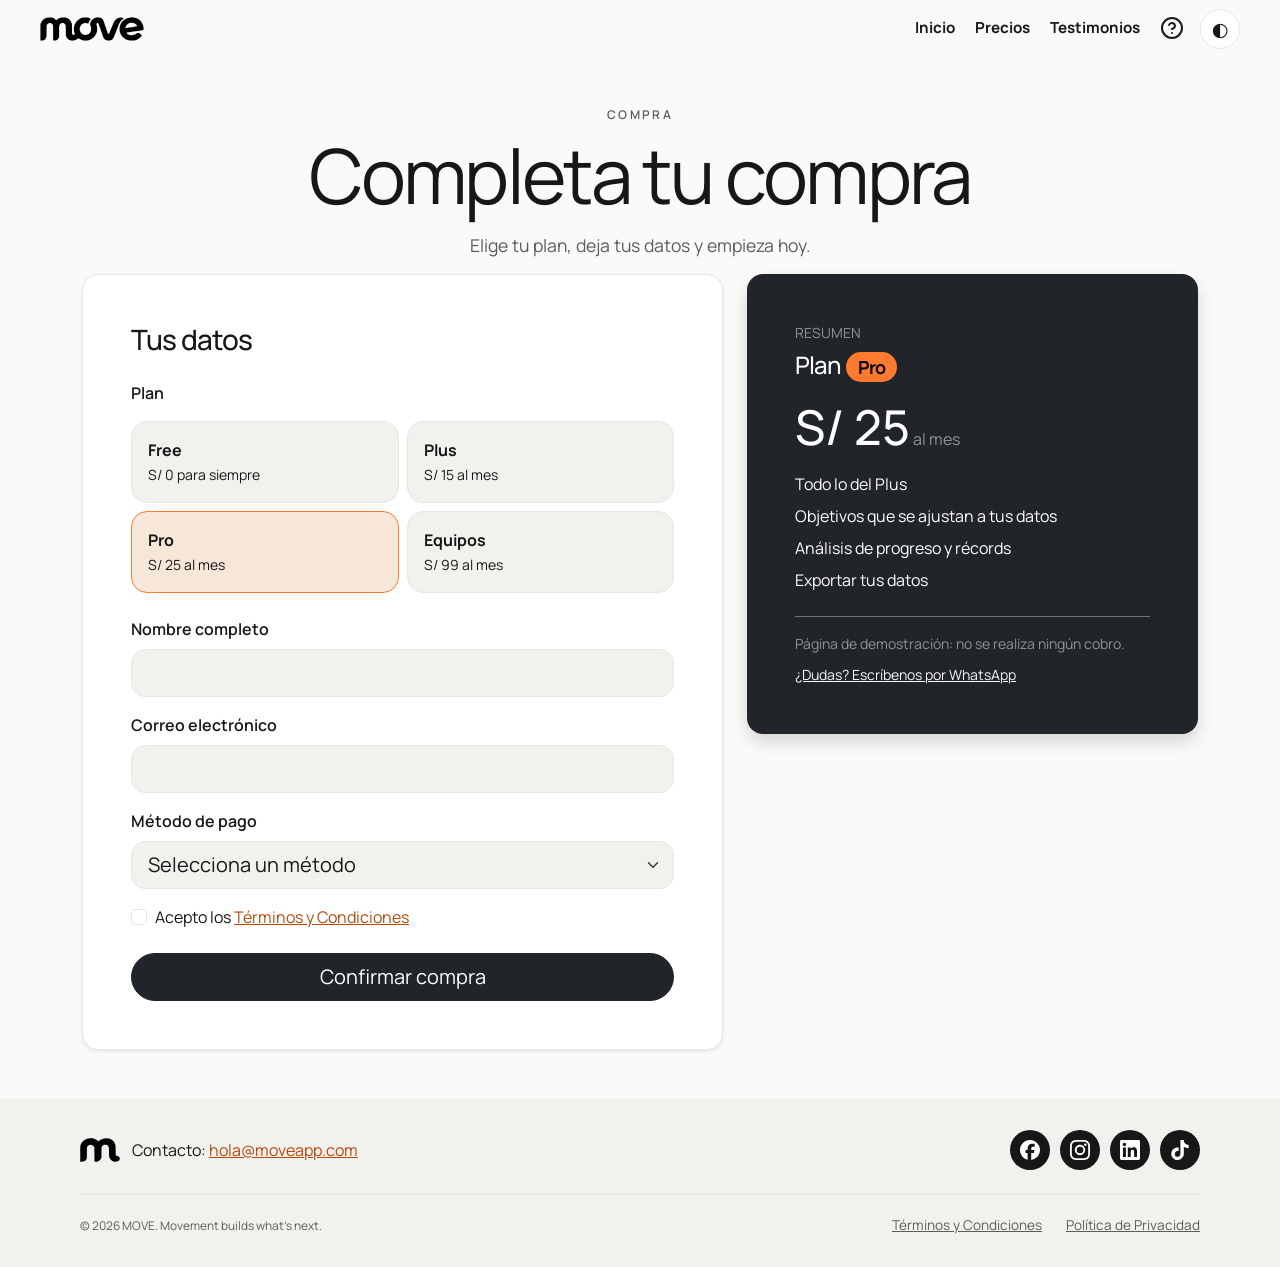
<file: compra.html>
<!DOCTYPE html>
<html lang="es">
<head>
  <meta charset="UTF-8">
  <meta name="viewport" content="width=device-width, initial-scale=1.0">
  <meta name="description" content="Elige tu plan de MOVE y completa tu compra.">
  <title>Compra — MOVE</title>
  <link rel="icon" href="img/favicon.png" type="image/png">
  <link rel="apple-touch-icon" href="img/favicon.png">
  <link rel="preconnect" href="https://fonts.googleapis.com">
  <link rel="preconnect" href="https://fonts.gstatic.com" crossorigin>
  <link href="https://fonts.googleapis.com/css2?family=Manrope:wght@300;400;500;600;700&display=swap" rel="stylesheet">
  <!-- Bootstrap 5 solo en esta página; styles.css va después para que la marca MOVE tenga prioridad -->
  <link rel="stylesheet" href="https://cdn.jsdelivr.net/npm/bootstrap@5.3.3/dist/css/bootstrap.min.css" integrity="sha384-QWTKZyjpPEjISv5WaRU9OFeRpok6YctnYmDr5pNlyT2bRjXh0JMhjY6hW+ALEwIH" crossorigin="anonymous">
  <link rel="stylesheet" href="css/styles.css">
</head>
<body class="site-layout">

  <a class="skip-link" href="#contenido">Saltar al contenido principal</a>

  <header class="site-header">
    <nav aria-label="Navegación principal">
      <a href="index.html" class="logo">
        <img src="img/wordmark.svg" alt="MOVE, ir al inicio" width="104" height="24">
      </a>
      <a href="index.html">Inicio</a>
      <a href="precios.html">Precios</a>
      <a href="testimonios.html">Testimonios</a>
      <a href="faq.html" id="icono-faq" aria-label="Preguntas frecuentes">
        <img src="img/faq.svg" alt="" width="24" height="24">
      </a>
    </nav>
    <button type="button" id="theme-toggle" class="theme-toggle" aria-pressed="false" aria-label="Modo oscuro">
      <span aria-hidden="true">◐</span>
    </button>
  </header>

  <main id="contenido" class="compra container">
    <div class="page-intro">
      <p class="eyebrow">Compra</p>
      <h1>Completa tu compra</h1>
      <p>Elige tu plan, deja tus datos y empieza hoy.</p>
    </div>

    <div class="row g-4 align-items-start pb-5">
      <div class="col-lg-7 order-2 order-lg-1">
        <form class="compra-form bg-body border rounded-4 shadow-sm p-4 p-md-5" action="#" method="post" aria-labelledby="form-title" novalidate>
          <h2 id="form-title" class="h3 mb-4">Tus datos</h2>

          <div id="compra-ok" class="alert alert-success d-none" role="status" tabindex="-1"></div>

          <fieldset class="mb-4">
            <legend class="form-label fw-semibold fs-6">Plan</legend>
            <div class="row g-2">
            <div class="col-sm-6">
              <input type="radio" class="btn-check" name="plan" id="plan-free" value="free">
              <label class="btn btn-outline-dark w-100 text-start rounded-4 p-3" for="plan-free">
                <span class="d-block fw-bold">Free</span>
                <span class="small">S/ 0 para siempre</span>
              </label>
            </div>
            <div class="col-sm-6">
              <input type="radio" class="btn-check" name="plan" id="plan-plus" value="plus">
              <label class="btn btn-outline-dark w-100 text-start rounded-4 p-3" for="plan-plus">
                <span class="d-block fw-bold">Plus</span>
                <span class="small">S/ 15 al mes</span>
              </label>
            </div>
            <div class="col-sm-6">
              <input type="radio" class="btn-check" name="plan" id="plan-pro" value="pro" checked>
              <label class="btn btn-outline-dark w-100 text-start rounded-4 p-3" for="plan-pro">
                <span class="d-block fw-bold">Pro</span>
                <span class="small">S/ 25 al mes</span>
              </label>
            </div>
            <div class="col-sm-6">
              <input type="radio" class="btn-check" name="plan" id="plan-equipos" value="equipos">
              <label class="btn btn-outline-dark w-100 text-start rounded-4 p-3" for="plan-equipos">
                <span class="d-block fw-bold">Equipos</span>
                <span class="small">S/ 99 al mes</span>
              </label>
            </div>
            </div>
          </fieldset>

          <div class="mb-3">
            <label for="compra-nombre" class="form-label fw-semibold">Nombre completo</label>
            <input type="text" class="form-control form-control-lg" id="compra-nombre" name="nombre" autocomplete="name" required minlength="3">
            <div class="invalid-feedback">Escribe tu nombre (mínimo 3 caracteres).</div>
          </div>

          <div class="mb-3">
            <label for="compra-email" class="form-label fw-semibold">Correo electrónico</label>
            <input type="email" class="form-control form-control-lg" id="compra-email" name="email" autocomplete="email" required>
            <div class="invalid-feedback">Escribe un correo válido, por ejemplo nombre@correo.com.</div>
          </div>

          <div class="mb-3">
            <label for="compra-pago" class="form-label fw-semibold">Método de pago</label>
            <select class="form-select form-select-lg" id="compra-pago" name="pago" required>
              <option value="">Selecciona un método</option>
              <option value="tarjeta">Tarjeta de crédito o débito</option>
              <option value="yape">Yape</option>
              <option value="plin">Plin</option>
            </select>
            <div class="invalid-feedback">Elige cómo quieres pagar.</div>
          </div>

          <div class="form-check mb-4">
            <input class="form-check-input" type="checkbox" id="compra-terminos" name="terminos" required>
            <label class="form-check-label" for="compra-terminos">Acepto los <a href="#">Términos y Condiciones</a></label>
            <div class="invalid-feedback">Debes aceptar los términos para continuar.</div>
          </div>

          <button type="submit" class="btn btn-dark btn-lg w-100 rounded-pill">Confirmar compra</button>
        </form>
      </div>

      <aside class="col-lg-5 order-1 order-lg-2 resumen-col" aria-labelledby="resumen-title">
        <div class="resumen bg-dark text-white rounded-4 shadow p-4 p-md-5">
          <p class="small text-uppercase text-white-50 mb-2">Resumen</p>
          <h2 id="resumen-title" class="h4 mb-3">Plan <span id="resumen-nombre" class="badge rounded-pill text-bg-warning">Pro</span></h2>
          <p class="mb-3"><span id="resumen-precio" class="display-5 fw-medium">S/ 25</span> <span id="resumen-periodo" class="text-white-50">al mes</span></p>
          <ul id="resumen-lista" class="list-unstyled d-grid gap-2 mb-4">
            <li>Todo lo del Plus</li>
            <li>Objetivos que se ajustan a tus datos</li>
            <li>Análisis de progreso y récords</li>
            <li>Exportar tus datos</li>
          </ul>
          <p class="small text-white-50 border-top border-secondary pt-3 mb-2">Página de demostración: no se realiza ningún cobro.</p>
          <a id="resumen-wa" href="https://wa.me/51999999999?text=Hola,%20quiero%20el%20plan%20Pro%20de%20MOVE" class="link-light small" target="_blank" rel="noopener">¿Dudas? Escríbenos por WhatsApp</a>
        </div>
      </aside>
    </div>
  </main>

  <footer class="site-footer">
    <div class="footer-main">
      <div class="footer-contact">
        <img src="img/isotipo-m.svg" alt="" class="footer-mark" width="48" height="29">
        <p>Contacto: <a href="mailto:hola@moveapp.com">hola@moveapp.com</a></p>
      </div>
      <ul class="social" aria-label="Redes sociales">
        <li>
          <a href="#" aria-label="Síguenos en Facebook">
            <img src="img/facebook.svg" alt="" width="32" height="32">
          </a>
        </li>
        <li>
          <a href="#" aria-label="Síguenos en Instagram">
            <img src="img/instagram.svg" alt="" width="32" height="32">
          </a>
        </li>
        <li>
          <a href="#" aria-label="Síguenos en LinkedIn">
            <img src="img/linkedin.svg" alt="" width="32" height="32">
          </a>
        </li>
        <li>
          <a href="#" aria-label="Síguenos en TikTok">
            <img src="img/tiktok.svg" alt="" width="32" height="32">
          </a>
        </li>
      </ul>
    </div>
    <div class="footer-legal">
      <p><small>&copy; 2026 MOVE. Movement builds what's next.</small></p>
      <a href="#">Términos y Condiciones</a>
      <a href="#">Política de Privacidad</a>
    </div>
  </footer>

  <script src="js/theme.js"></script>
  <script src="js/compra.js"></script>
</body>
</html>
</file>
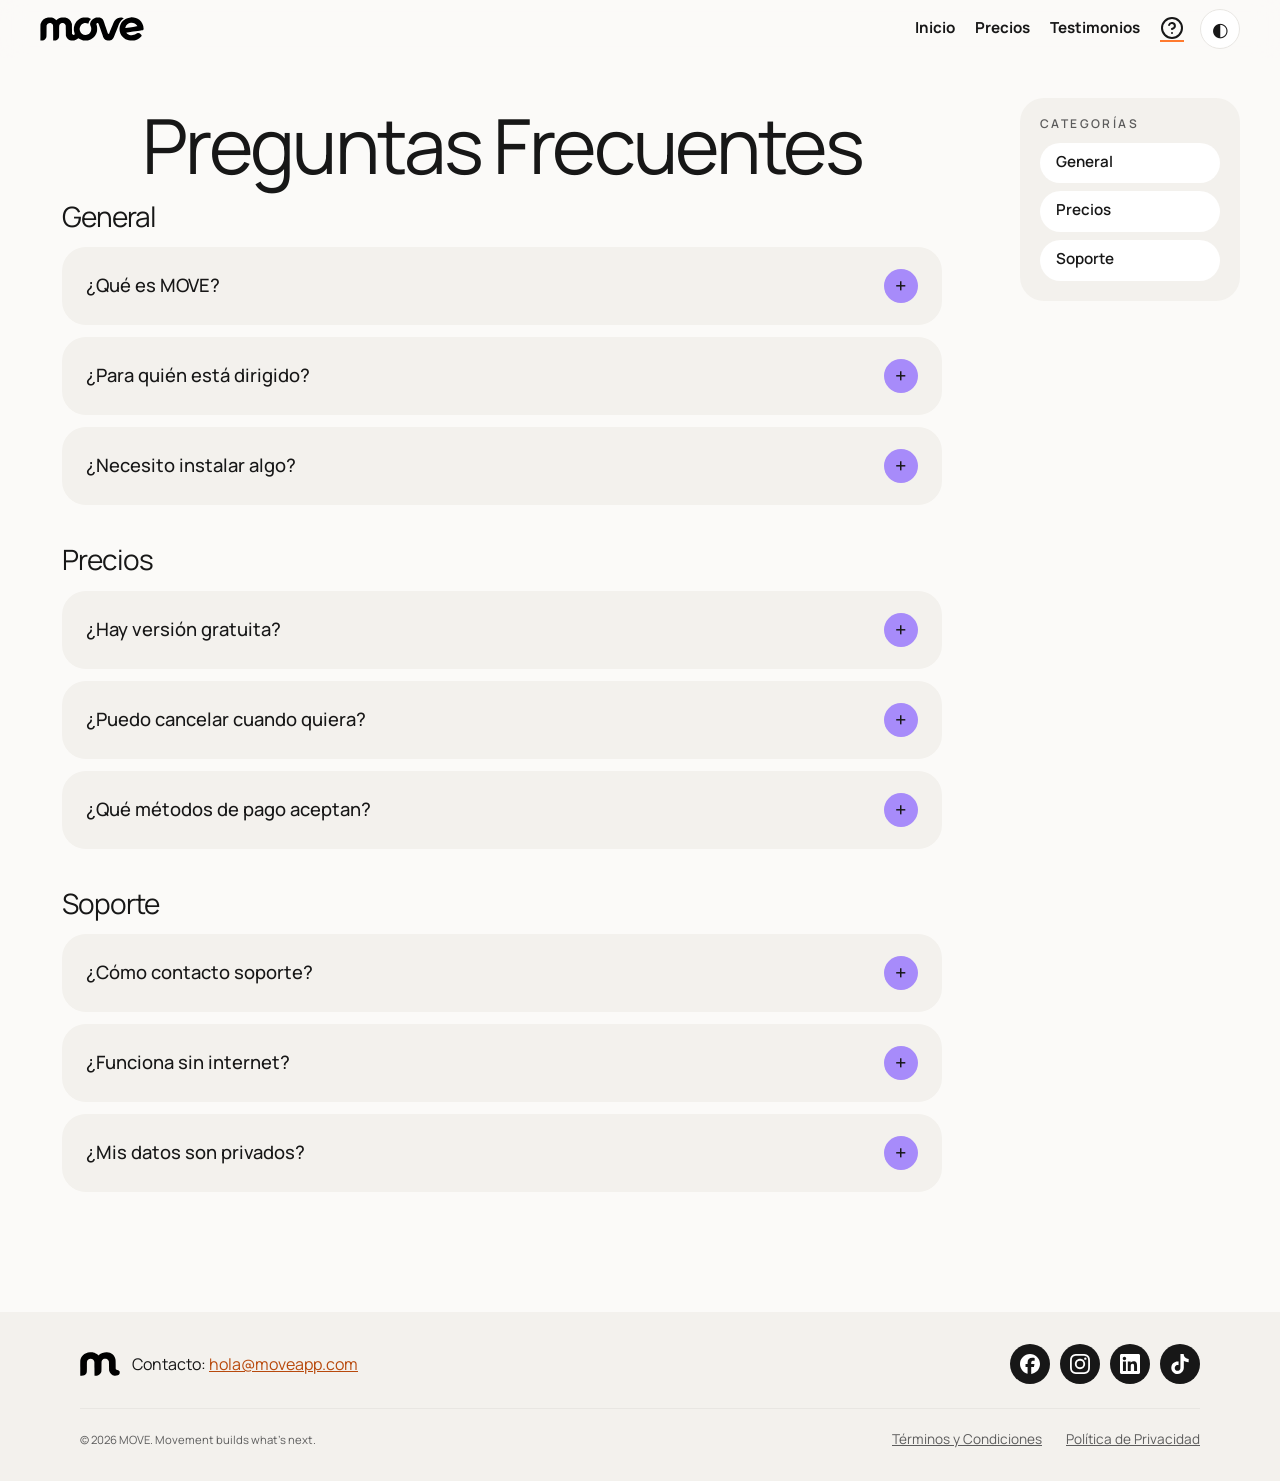
<file: faq.html>
<!DOCTYPE html>
<html lang="es">
<head>
  <meta charset="UTF-8">
  <meta name="viewport" content="width=device-width, initial-scale=1.0">
  <meta name="description" content="Resuelve tus dudas sobre MOVE: cómo funciona, planes, pagos y soporte.">
  <title>Preguntas frecuentes — MOVE</title>
  <link rel="icon" href="img/favicon.png" type="image/png">
  <link rel="apple-touch-icon" href="img/favicon.png">
  <link rel="preconnect" href="https://fonts.googleapis.com">
  <link rel="preconnect" href="https://fonts.gstatic.com" crossorigin>
  <link href="https://fonts.googleapis.com/css2?family=Manrope:wght@300;400;500;600;700&display=swap" rel="stylesheet">
  <link rel="stylesheet" href="css/styles.css">
</head>
<body class="faq-layout">

  <a class="skip-link" href="#contenido">Saltar al contenido principal</a>

  <header class="site-header">
    <nav aria-label="Navegación principal">
      <a href="index.html" class="logo">
        <img src="img/wordmark.svg" alt="MOVE, ir al inicio" width="104" height="24">
      </a>
      <a href="index.html">Inicio</a>
      <a href="precios.html">Precios</a>
      <a href="testimonios.html">Testimonios</a>
      <a href="faq.html" id="icono-faq" aria-current="page" aria-label="Preguntas frecuentes">
        <img src="img/faq.svg" alt="" width="24" height="24">
      </a>
    </nav>
    <button type="button" id="theme-toggle" class="theme-toggle" aria-pressed="false" aria-label="Modo oscuro">
      <span aria-hidden="true">◐</span>
    </button>
  </header>

  <nav class="faq-nav" aria-label="Categorías de preguntas">
    <h2>Categorías</h2>
    <ul>
      <li><a href="#general">General</a></li>
      <li><a href="#precios">Precios</a></li>
      <li><a href="#soporte">Soporte</a></li>
    </ul>
  </nav>

  <main id="contenido" class="faq-main">
    <h1>Preguntas Frecuentes</h1>

    <section id="general" aria-labelledby="general-title">
      <h2 id="general-title">General</h2>
      <details>
        <summary>¿Qué es MOVE?</summary>
        <p>Una app personal para registrar tu alimentación, tu actividad y tu entrenamiento de fuerza, y entender tu progreso en un solo lugar.</p>
      </details>
      <details>
        <summary>¿Para quién está dirigido?</summary>
        <p>Para personas adultas que entrenan o quieren cuidar su alimentación y prefieren entender sus datos antes que seguir dietas rígidas.</p>
      </details>
      <details>
        <summary>¿Necesito instalar algo?</summary>
        <p>No. MOVE funciona en el navegador de tu celular o computadora, y puedes agregarla a tu pantalla de inicio como una app.</p>
      </details>
    </section>

    <section id="precios" aria-labelledby="precios-title">
      <h2 id="precios-title">Precios</h2>
      <details>
        <summary>¿Hay versión gratuita?</summary>
        <p>Sí. El plan Free incluye registro de comidas y actividad, rutinas de fuerza y 30 días de historial, sin límite de tiempo.</p>
      </details>
      <details>
        <summary>¿Puedo cancelar cuando quiera?</summary>
        <p>Sí. Cancelas desde Ajustes y mantienes tu plan hasta el final del periodo que ya pagaste.</p>
      </details>
      <details>
        <summary>¿Qué métodos de pago aceptan?</summary>
        <p>Tarjeta de crédito o débito, Yape y Plin.</p>
      </details>
    </section>

    <section id="soporte" aria-labelledby="soporte-title">
      <h2 id="soporte-title">Soporte</h2>
      <details>
        <summary>¿Cómo contacto soporte?</summary>
        <p>Escríbenos a <a href="mailto:hola@moveapp.com">hola@moveapp.com</a> o por WhatsApp desde la página de precios.</p>
      </details>
      <details>
        <summary>¿Funciona sin internet?</summary>
        <p>Sí. Puedes registrar comidas y entrenamientos sin conexión; se sincronizan cuando vuelves a estar en línea.</p>
      </details>
      <details>
        <summary>¿Mis datos son privados?</summary>
        <p>Sí. Solo tú puedes ver tus registros, y puedes exportarlos o borrar tu cuenta cuando quieras.</p>
      </details>
    </section>
  </main>

  <footer class="site-footer">
    <div class="footer-main">
      <div class="footer-contact">
        <img src="img/isotipo-m.svg" alt="" class="footer-mark" width="48" height="29">
        <p>Contacto: <a href="mailto:hola@moveapp.com">hola@moveapp.com</a></p>
      </div>
      <ul class="social" aria-label="Redes sociales">
        <li>
          <a href="#" aria-label="Síguenos en Facebook">
            <img src="img/facebook.svg" alt="" width="32" height="32">
          </a>
        </li>
        <li>
          <a href="#" aria-label="Síguenos en Instagram">
            <img src="img/instagram.svg" alt="" width="32" height="32">
          </a>
        </li>
        <li>
          <a href="#" aria-label="Síguenos en LinkedIn">
            <img src="img/linkedin.svg" alt="" width="32" height="32">
          </a>
        </li>
        <li>
          <a href="#" aria-label="Síguenos en TikTok">
            <img src="img/tiktok.svg" alt="" width="32" height="32">
          </a>
        </li>
      </ul>
    </div>
    <div class="footer-legal">
      <p><small>&copy; 2026 MOVE. Movement builds what's next.</small></p>
      <a href="#">Términos y Condiciones</a>
      <a href="#">Política de Privacidad</a>
    </div>
  </footer>

  <script src="js/theme.js"></script>
</body>
</html>
</file>
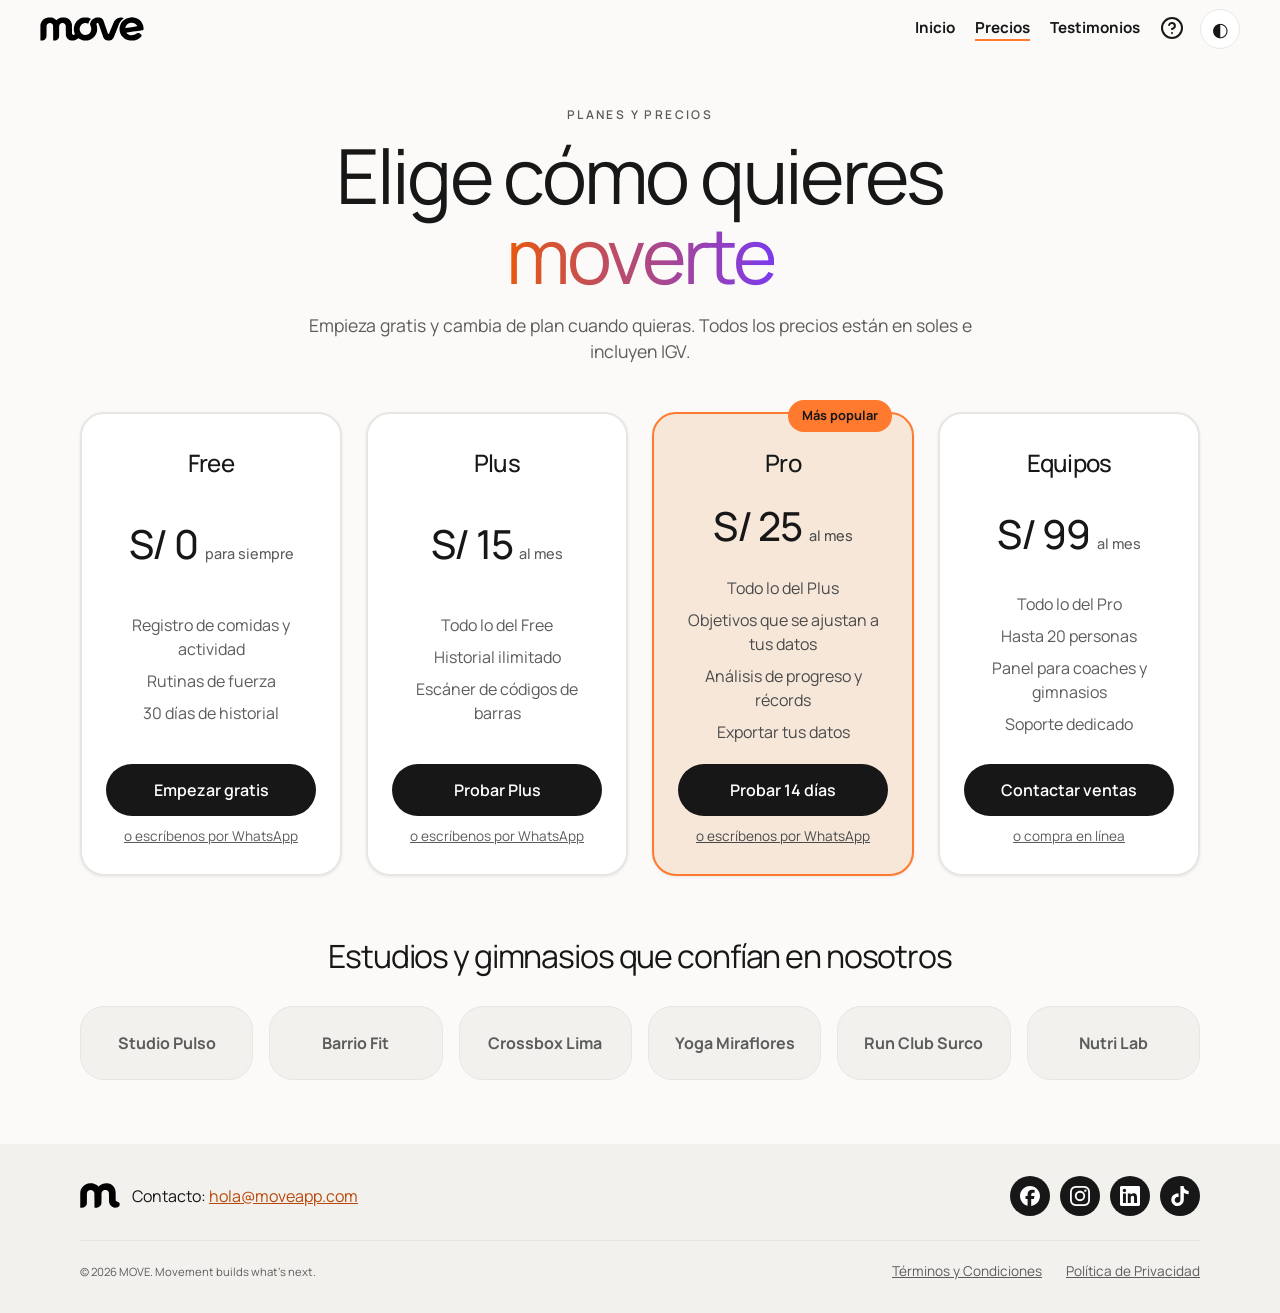
<file: precios.html>
<!DOCTYPE html>
<html lang="es">
<head>
  <meta charset="UTF-8">
  <meta name="viewport" content="width=device-width, initial-scale=1.0">
  <meta name="description" content="Planes y precios de MOVE: Free, Plus, Pro y Equipos.">
  <title>Precios — MOVE</title>
  <link rel="icon" href="img/favicon.png" type="image/png">
  <link rel="apple-touch-icon" href="img/favicon.png">
  <link rel="preconnect" href="https://fonts.googleapis.com">
  <link rel="preconnect" href="https://fonts.gstatic.com" crossorigin>
  <link href="https://fonts.googleapis.com/css2?family=Manrope:wght@300;400;500;600;700&display=swap" rel="stylesheet">
  <link rel="stylesheet" href="css/styles.css">
</head>
<body class="site-layout">

  <a class="skip-link" href="#contenido">Saltar al contenido principal</a>

  <header class="site-header">
    <nav aria-label="Navegación principal">
      <a href="index.html" class="logo">
        <img src="img/wordmark.svg" alt="MOVE, ir al inicio" width="104" height="24">
      </a>
      <a href="index.html">Inicio</a>
      <a href="precios.html" aria-current="page">Precios</a>
      <a href="testimonios.html">Testimonios</a>
      <a href="faq.html" id="icono-faq" aria-label="Preguntas frecuentes">
        <img src="img/faq.svg" alt="" width="24" height="24">
      </a>
    </nav>
    <button type="button" id="theme-toggle" class="theme-toggle" aria-pressed="false" aria-label="Modo oscuro">
      <span aria-hidden="true">◐</span>
    </button>
  </header>

  <main id="contenido">
    <div id="content-precios" class="page-intro">
      <p class="eyebrow">Planes y precios</p>
      <h1>Elige cómo quieres <span class="gradient-text">moverte</span></h1>
      <p>Empieza gratis y cambia de plan cuando quieras. Todos los precios están en soles e incluyen IGV.</p>
    </div>

    <div class="planes">
      <article class="plan">
        <h2>Free</h2>
        <p class="precio">S/ 0 <span>para siempre</span></p>
        <ul>
          <li>Registro de comidas y actividad</li>
          <li>Rutinas de fuerza</li>
          <li>30 días de historial</li>
        </ul>
        <div class="plan-actions">
          <a href="compra.html?plan=free" class="btn-move">Empezar gratis</a>
          <a href="https://wa.me/51999999999?text=Hola,%20quiero%20el%20plan%20Free%20de%20MOVE" class="plan-alt" target="_blank" rel="noopener">o escríbenos por WhatsApp</a>
        </div>
      </article>
      <article class="plan">
        <h2>Plus</h2>
        <p class="precio">S/ 15 <span>al mes</span></p>
        <ul>
          <li>Todo lo del Free</li>
          <li>Historial ilimitado</li>
          <li>Escáner de códigos de barras</li>
        </ul>
        <div class="plan-actions">
          <a href="compra.html?plan=plus" class="btn-move">Probar Plus</a>
          <a href="https://wa.me/51999999999?text=Hola,%20quiero%20el%20plan%20Plus%20de%20MOVE" class="plan-alt" target="_blank" rel="noopener">o escríbenos por WhatsApp</a>
        </div>
      </article>
      <article class="plan plan-pro">
        <p class="plan-badge">Más popular</p>
        <h2>Pro</h2>
        <p class="precio">S/ 25 <span>al mes</span></p>
        <ul>
          <li>Todo lo del Plus</li>
          <li>Objetivos que se ajustan a tus datos</li>
          <li>Análisis de progreso y récords</li>
          <li>Exportar tus datos</li>
        </ul>
        <div class="plan-actions">
          <a href="compra.html?plan=pro" class="btn-move">Probar 14 días</a>
          <a href="https://wa.me/51999999999?text=Hola,%20quiero%20el%20plan%20Pro%20de%20MOVE" class="plan-alt" target="_blank" rel="noopener">o escríbenos por WhatsApp</a>
        </div>
      </article>
      <article class="plan">
        <h2>Equipos</h2>
        <p class="precio">S/ 99 <span>al mes</span></p>
        <ul>
          <li>Todo lo del Pro</li>
          <li>Hasta 20 personas</li>
          <li>Panel para coaches y gimnasios</li>
          <li>Soporte dedicado</li>
        </ul>
        <div class="plan-actions">
          <a href="https://wa.me/51999999999?text=Hola,%20quiero%20el%20plan%20Equipos%20de%20MOVE" class="btn-move" target="_blank" rel="noopener">Contactar ventas</a>
          <a href="compra.html?plan=equipos" class="plan-alt">o compra en línea</a>
        </div>
      </article>
    </div>

    <section class="clientes" aria-labelledby="clientes-title">
      <h2 id="clientes-title">Estudios y gimnasios que confían en nosotros</h2>
      <div class="logos">
        <div class="logo-cliente">Studio Pulso</div>
        <div class="logo-cliente">Barrio Fit</div>
        <div class="logo-cliente">Crossbox Lima</div>
        <div class="logo-cliente">Yoga Miraflores</div>
        <div class="logo-cliente">Run Club Surco</div>
        <div class="logo-cliente">Nutri Lab</div>
      </div>
    </section>
  </main>

  <footer class="site-footer">
    <div class="footer-main">
      <div class="footer-contact">
        <img src="img/isotipo-m.svg" alt="" class="footer-mark" width="48" height="29">
        <p>Contacto: <a href="mailto:hola@moveapp.com">hola@moveapp.com</a></p>
      </div>
      <ul class="social" aria-label="Redes sociales">
        <li>
          <a href="#" aria-label="Síguenos en Facebook">
            <img src="img/facebook.svg" alt="" width="32" height="32">
          </a>
        </li>
        <li>
          <a href="#" aria-label="Síguenos en Instagram">
            <img src="img/instagram.svg" alt="" width="32" height="32">
          </a>
        </li>
        <li>
          <a href="#" aria-label="Síguenos en LinkedIn">
            <img src="img/linkedin.svg" alt="" width="32" height="32">
          </a>
        </li>
        <li>
          <a href="#" aria-label="Síguenos en TikTok">
            <img src="img/tiktok.svg" alt="" width="32" height="32">
          </a>
        </li>
      </ul>
    </div>
    <div class="footer-legal">
      <p><small>&copy; 2026 MOVE. Movement builds what's next.</small></p>
      <a href="#">Términos y Condiciones</a>
      <a href="#">Política de Privacidad</a>
    </div>
  </footer>

  <script src="js/theme.js"></script>
</body>
</html>
</file>
<file: css/styles.css>
/* ===== NORMALIZACIÓN =====
   Va dentro de @layer reset: una capa tiene menos prioridad que el CSS sin capa,
   así las utilidades de Tailwind (que viven en sus propias capas) pueden ganarle. */
@layer reset {
  * {
    margin: 0;
    padding: 0;
    box-sizing: border-box;
  }
}

/* Bootstrap Reboot (compra.html) agrega márgenes y sangrías a p, h1, ul…
   Los anulamos solo en las piezas compartidas para que se vean igual en todas las páginas. */
:where(.site-header, footer, .page-intro) :is(p, h1, h2, h3, ul, ol) {
  margin: 0;
}

:where(.site-header, footer) :is(ul, ol) {
  padding: 0;
}

/* ===== TOKENS (CSS Variables) — paleta MOVE ===== */
:root {
  /* Colores */
  --color-primary: #171717;      /* botones, footer social, paneles oscuros */
  --color-accent: #ff7a2e;       /* naranja MOVE: acción, badge, hovers */
  --color-accent-2: #a78bfa;     /* lavanda MOVE: información, FAQ */
  --color-cream: #f6e7d9;        /* crema MOVE: plan destacado, fondos cálidos */
  --color-text: #171717;         /* texto base */
  --color-text-muted: #5c5c5c;   /* textos secundarios */
  --color-link: #b8490c;         /* naranja oscuro con contraste AA para links */
  --color-bg: #fbfaf8;           /* fondo del body */
  --color-bg-soft: #f3f1ed;      /* footer, faq-nav, details, logos */
  --color-surface: #ffffff;      /* tarjetas y formularios */
  --color-border: #e8e6e2;       /* bordes de inputs, tarjetas y divisores */
  --color-focus: #6d28d9;        /* contorno de foco para teclado */
  --color-error: #c2255c;        /* campos inválidos del formulario */
  --color-on-primary: #ffffff;   /* texto sobre botones y paneles oscuros */
  --color-on-dark: #f7f6f3;      /* texto claro sobre fondos oscuros */
  --color-on-dark-muted: #c9c9c9;
  --color-on-light-muted: #4a4a4a; /* texto secundario sobre fondos de marca */
  --color-panel-dark: #171717;   /* panel de testimonios del index */
  --gradient-brand: linear-gradient(90deg, #e8590c, #7c3aed);

  /* Tipografía */
  --font-text: "Manrope", system-ui, -apple-system, sans-serif;
  --font-size: 16px;
  --font-size-title: 2.5rem;                           /* precios y cifras destacadas */
  --font-size-display: clamp(2.75rem, 8vw, 4.75rem);   /* h1 de cada página */

  /* Espacios */
  --space-sm: 8px;
  --space-md: 16px;
  --space-lg: 32px;
  --space-xl: 64px;

  /* Estética */
  --radius-sm: 14px;
  --radius: 24px;
  --radius-lg: 32px;
  --radius-pill: 999px;
  --shadow-sm: 0 1px 3px rgba(23, 23, 23, 0.08);
  --shadow-md: 0 12px 28px rgba(23, 23, 23, 0.15);
  --shadow-lg: 0 20px 48px rgba(23, 23, 23, 0.15);

  /* Tema */
  --logo-filter: none;
  --header-bg: rgba(251, 250, 248, 0.85);
}

/* Modo oscuro: solo se redefinen los tokens, las reglas no cambian */
:root[data-theme="dark"] {
  --color-bg: #171717;
  --color-surface: #1f1f1f;
  --color-bg-soft: #262626;
  --color-text: #f7f6f3;
  --color-text-muted: #b5b5b5;
  --color-link: #ff9a5c;
  --color-border: #3a3a3a;
  --color-focus: #c4b5fd;
  --color-error: #ff8fab;
  --color-panel-dark: #262626;
  --gradient-brand: linear-gradient(90deg, #ff7a2e, #a78bfa);
  --logo-filter: invert(1);
  --header-bg: rgba(23, 23, 23, 0.85);
}

/* ===== BASE (móvil) ===== */
body {
  font-family: var(--font-text);
  font-size: var(--font-size);
  line-height: 1.5;
  background: var(--color-bg);
  color: var(--color-text);
  transition: background-color 0.3s ease, color 0.3s ease;
}

img {
  max-width: 100%;
  height: auto;
}

a {
  color: var(--color-link);
  text-decoration: underline; /* explícito: el preflight de Tailwind lo quita */
}

h1,
h2 {
  font-weight: 400;
  letter-spacing: -0.035em;
  line-height: 1.05;
}

/* Título destacado: todos los h1 comparten el mismo token */
h1 {
  font-size: var(--font-size-display);
}

h2 {
  font-size: clamp(2rem, 5vw, 3.25rem);
  margin-bottom: var(--space-lg);
  max-width: 16ch;
}

h3 {
  font-size: 1.4rem;
  font-weight: 500;
  letter-spacing: -0.02em;
  line-height: 1.2;
}

.eyebrow {
  margin-bottom: 12px;
  font-size: 0.75rem;
  font-weight: 600;
  letter-spacing: 0.2em;
  text-transform: uppercase;
  color: var(--color-text-muted);
}

.gradient-text {
  background: var(--gradient-brand);
  -webkit-background-clip: text;
  background-clip: text;
  color: transparent;
}

/* Foco visible para navegación con teclado */
:focus-visible {
  outline: 3px solid var(--color-focus);
  outline-offset: 3px;
}

.skip-link {
  position: absolute;
  left: 16px;
  top: -48px;
  padding: var(--space-sm) var(--space-md);
  background: var(--color-primary);
  color: var(--color-on-primary);
  border-radius: var(--radius-pill);
  z-index: 20;
}

.skip-link:focus {
  top: 16px;
}

main section {
  max-width: 1160px;
  margin: 0 auto;
  padding: 48px 20px;
}

/* ===== HEADER + NAV ===== */
.site-header {
  position: relative;
  top: 0;
  z-index: 10;
  display: flex;
  align-items: center;
  gap: var(--space-md);
  padding: 0 20px;
  background: var(--header-bg);
  backdrop-filter: blur(12px);
  -webkit-backdrop-filter: blur(12px);
}

header nav {
  display: flex;
  flex-wrap: wrap;
  flex-grow: 1;
  gap: var(--space-sm) 20px;
  justify-content: space-between;
  align-items: center;
  padding: var(--space-md) 0;
}

nav a {
  text-decoration: none;
  color: var(--color-text);
  font-weight: 700;
  font-size: 0.95rem;
  border-bottom: 2px solid transparent;
  transition: border-color 0.2s ease, color 0.2s ease;
}

nav a:hover {
  color: var(--color-link);
  border-bottom-color: var(--color-accent);
}

/* El logo absorbe el espacio sobrante y empuja el menú a la derecha.
   En móvil ocupa toda la fila y los enlaces bajan a la segunda. */
header nav .logo {
  flex-grow: 1;
  flex-basis: 100%;
  display: flex;
  border-bottom: none;
}

.logo img,
#icono-faq img {
  display: block;
  filter: var(--logo-filter);
}

nav a[aria-current="page"] {
  border-bottom-color: var(--color-accent);
}

.theme-toggle {
  position: absolute;
  top: 10px;
  right: 20px;
  display: inline-flex;
  justify-content: center;
  align-items: center;
  flex-shrink: 0;
  width: 40px;
  height: 40px;
  font-size: 1.2rem;
  border: 1px solid var(--color-border);
  border-radius: 50%;
  background: var(--color-surface);
  color: var(--color-text);
  cursor: pointer;
  transition: transform 0.3s ease;
}

.theme-toggle:hover {
  transform: rotate(180deg);
}

/* ===== BOTONES (microinteracciones) ===== */
.btn-move {
  display: inline-block;
  font: inherit;
  font-weight: 600;
  padding: 14px 28px;
  border: none;
  border-radius: var(--radius-pill);
  background: var(--color-primary);
  color: var(--color-on-primary);
  text-decoration: none;
  cursor: pointer;
  transition: transform 0.2s ease, box-shadow 0.2s ease;
}

.btn-move:hover {
  transform: translateY(-2px);
  box-shadow: var(--shadow-md);
}

.btn-move:active {
  transform: translateY(0);
}

:root[data-theme="dark"] .btn-move {
  background: var(--color-on-dark);
  color: var(--color-primary);
}

.btn-round {
  display: inline-flex;
  justify-content: center;
  align-items: center;
  width: 52px;
  height: 52px;
  font-size: 1.25rem;
  border: 1px solid var(--color-text);
  border-radius: 50%;
  color: var(--color-text);
  text-decoration: none;
  transition: background-color 0.2s ease, color 0.2s ease;
}

.btn-round:hover {
  background: var(--color-text);
  color: var(--color-bg);
}

/* ===== HERO (móvil: apilado) ===== */
#hero {
  display: flex;
  flex-direction: column;
  align-items: center;
  gap: 40px;
  padding-top: var(--space-lg);
  text-align: center;
}

.hero-text {
  display: flex;
  flex-direction: column;
  align-items: center;
  gap: 24px;
}

.hero-text .eyebrow {
  margin-bottom: 0;
}

.lead {
  max-width: 34ch;
  font-size: 1.1rem;
  color: var(--color-text-muted);
}

.hero-actions {
  display: flex;
  align-items: center;
  gap: 12px;
}

.tags {
  display: flex;
  flex-wrap: wrap;
  justify-content: center;
  gap: var(--space-sm);
  list-style: none;
}

.tags li {
  padding: 6px var(--space-md);
  font-size: 0.85rem;
  border: 1px solid var(--color-border);
  border-radius: var(--radius-pill);
  background: var(--color-surface);
}

/* La foto va sobre el degradado de marca */
.hero-media {
  position: relative;
  width: 100%;
  padding: var(--space-md);
  border-radius: var(--radius-lg);
  background: var(--color-cream) url("../img/gradient-wide.webp") center / cover no-repeat;
}

.hero-media > img {
  display: block;
  width: 100%;
  border-radius: var(--radius);
}

.hero-chip {
  position: absolute;
  left: 28px;
  bottom: -20px;
  display: flex;
  align-items: center;
  gap: 12px;
  padding: 10px 18px 10px 12px;
  font-size: 0.85rem;
  text-align: left;
  line-height: 1.3;
  color: var(--color-primary);
  background: var(--color-on-primary);
  border-radius: var(--radius-pill);
  box-shadow: var(--shadow-md);
}

.hero-chip img {
  width: 40px;
  height: 40px;
  padding: 10px 6px;
  border-radius: 50%;
  background: var(--color-accent);
}

.hero-chip strong {
  display: block;
}

/* ===== CARACTERÍSTICAS: grilla con flex-wrap + flex-basis + flex-grow ===== */
.cards {
  display: flex;
  flex-wrap: wrap;
  gap: var(--space-md);
  margin-top: var(--space-md);
}

.card {
  display: flex;
  flex-direction: column;
  gap: 12px;
  flex-basis: 280px;
  flex-grow: 1;
  min-height: 300px;
  padding: 28px;
  border-radius: var(--radius);
  color: var(--color-primary);
  background: var(--color-cream);
  box-shadow: var(--shadow-sm);
  transition: box-shadow 0.2s, transform 0.2s;
}

.card:nth-child(1) {
  background: var(--color-accent-2);
}

.card:nth-child(2) {
  background: var(--color-accent);
}

.card:hover,
.plan:hover {
  box-shadow: var(--shadow-md);
  transform: translateY(-4px);
}

.card img {
  width: 56px;
  height: 56px;
  padding: 12px;
  margin-bottom: auto;
  border-radius: 50%;
  background: var(--color-on-primary);
}

.card p {
  opacity: 0.85;
}

/* ===== GALERÍA (móvil: 1 columna) ===== */
.galeria {
  display: flex;
  flex-wrap: wrap;
  gap: 12px;
  margin-top: var(--space-md);
}

.galeria figure {
  position: relative;
  display: flex;
  flex-direction: column;
  flex-grow: 1;
  width: 100%;
  overflow: hidden;
  border-radius: var(--radius);
}

.galeria img {
  display: block;
  width: 100%;
  aspect-ratio: 4 / 3;
  object-fit: cover;
  transition: transform 0.4s ease;
}

.galeria figure:hover img {
  transform: scale(1.06);
}

.galeria figcaption {
  position: absolute;
  left: 12px;
  right: 12px;
  bottom: 12px;
  align-self: flex-start;
  padding: var(--space-sm) 14px;
  font-size: 0.85rem;
  font-weight: 500;
  color: var(--color-primary);
  background: rgba(255, 255, 255, 0.92);
  border-radius: var(--radius-sm);
}

/* La frase destacada y los testimonios del index se maquetan con Tailwind (ver index.html) */

/* ===== PREGUNTAS FRECUENTES ===== */
#faq {
  display: flex;
  flex-direction: column;
  align-items: center;
}

#faq h2 {
  text-align: center;
}

.faq-list {
  display: flex;
  flex-direction: column;
  gap: 12px;
  width: 100%;
  max-width: 880px;
}

details {
  padding: 22px 24px;
  border-radius: var(--radius);
  background: var(--color-bg-soft);
  transition: background-color 0.2s ease;
}

summary {
  display: flex;
  justify-content: space-between;
  align-items: center;
  gap: var(--space-md);
  font-size: 1.15rem;
  font-weight: 500;
  cursor: pointer;
  list-style: none;
}

summary::-webkit-details-marker {
  display: none;
}

summary::after {
  content: "+";
  display: flex;
  justify-content: center;
  align-items: center;
  flex-shrink: 0;
  width: 34px;
  height: 34px;
  font-size: 1.25rem;
  border-radius: 50%;
  background: var(--color-accent-2);
  color: var(--color-primary);
  transition: transform 0.25s ease;
}

details[open] summary::after {
  transform: rotate(45deg);
}

details p {
  margin-top: 12px;
  max-width: 64ch;
  color: var(--color-text-muted);
}

/* ===== FORMULARIO DE CONTACTO ===== */
#contacto {
  display: flex;
  flex-direction: column;
  align-items: center;
  gap: var(--space-lg);
  width: calc(100% - 24px);
  margin-bottom: 48px;
  padding: 40px 20px;
  border-radius: var(--radius-lg);
  background: var(--color-cream) url("../img/gradient-wide.webp") center / cover no-repeat;
}

.contact-intro {
  color: var(--color-primary);
  text-align: center;
}

.contact-intro .eyebrow {
  color: var(--color-primary);
}

.contact-intro h2 {
  margin: 0 auto var(--space-md);
}

.contact-intro p:last-child {
  max-width: 36ch;
  font-size: 1.05rem;
}

#contacto form {
  display: flex;
  flex-direction: column;
  gap: var(--space-sm);
  width: 100%;
  max-width: 480px;
  padding: 28px 24px;
  border-radius: var(--radius);
  background: var(--color-surface);
  box-shadow: var(--shadow-lg);
}

#contacto label {
  font-weight: 600;
  font-size: 0.9rem;
  margin-top: var(--space-sm);
}

#contacto input:not([type="checkbox"]),
#contacto select,
#contacto textarea {
  padding: 12px 14px;
  border: 1px solid var(--color-border);
  border-radius: var(--radius-sm);
  font: inherit;
  background: var(--color-bg-soft);
  color: var(--color-text);
}

/* Validación nativa: se marca en rojo solo después de que la persona interactúa */
#contacto input:user-invalid,
#contacto select:user-invalid,
#contacto textarea:user-invalid {
  border-color: var(--color-error);
  box-shadow: 0 0 0 1px var(--color-error);
}

#contacto .check {
  display: flex;
  align-items: center;
  gap: var(--space-sm);
  margin-top: var(--space-md);
  font-weight: 400;
}

#contacto input[type="checkbox"] {
  width: 18px;
  height: 18px;
  accent-color: var(--color-accent);
}

#contacto button {
  margin-top: var(--space-md);
}

/* ===== FOOTER ===== */
footer {
  display: flex;
  flex-direction: column;
  gap: 24px;
  width: 100%;
  /* el fondo ocupa todo el ancho y el contenido se alinea con las secciones */
  padding: var(--space-lg) max(20px, calc((100% - 1120px) / 2));
  background: var(--color-bg-soft);
}

.footer-main {
  display: flex;
  flex-wrap: wrap;
  justify-content: space-between;
  align-items: center;
  gap: var(--space-md);
}

.footer-contact {
  display: flex;
  align-items: center;
  gap: 12px;
}

.footer-mark {
  width: 40px;
  height: auto;
  filter: var(--logo-filter);
}

footer a {
  display: inline-flex;
  align-items: center;
}

.social {
  display: flex;
  gap: 10px;
  list-style: none;
}

.social a {
  padding: 10px;
  border-radius: 50%;
  background: var(--color-primary);
  transition: transform 0.2s ease, background-color 0.2s ease;
}

.social a:hover {
  transform: translateY(-3px);
  background: var(--color-accent);
}

.social img {
  width: 20px;
  height: 20px;
  filter: invert(1);
}

:root[data-theme="dark"] .social a {
  background: var(--color-on-dark);
}

:root[data-theme="dark"] .social img {
  filter: none;
}

/* Segunda fila del footer: enlaces legales */
.footer-legal {
  display: flex;
  flex-wrap: wrap;
  align-items: center;
  gap: var(--space-sm) 24px;
  padding-top: 20px;
  border-top: 1px solid var(--color-border);
  font-size: 0.85rem;
}

.footer-legal p {
  flex-grow: 1;
  color: var(--color-text-muted);
}

.footer-legal a {
  color: var(--color-text-muted);
}

/* ===== TABLET (640px en adelante) ===== */
@media (min-width: 640px) {
  .site-header {
    position: sticky;
  }

  header nav .logo {
    flex-basis: auto;
  }

  .theme-toggle {
    position: static;
  }

  main section {
    padding: var(--space-xl) var(--space-lg);
  }

  .galeria figure {
    width: 48%;   /* 2 imágenes por fila (el ~4% restante absorbe el gap) */
  }

  #contacto {
    width: calc(100% - 48px);
    padding: 56px 40px;
  }
}

/* ===== ESCRITORIO (1024px en adelante) ===== */
@media (min-width: 1024px) {
  .site-header {
    padding: 0 40px;
  }

  #hero {
    flex-direction: row;       /* hero lado a lado */
    text-align: left;
    padding-top: 56px;
  }

  .hero-text {
    align-items: flex-start;
    flex-basis: 50%;
  }

  .tags {
    justify-content: flex-start;
  }

  .hero-media {
    max-width: 50%;            /* la imagen no ocupa todo el ancho */
  }

  .galeria figure {
    width: 23%;                /* 4 imágenes por fila */
  }

  .galeria img {
    aspect-ratio: 3 / 4;
  }

  #contacto {
    flex-direction: row;
    justify-content: space-between;
    padding: 72px var(--space-xl);
  }

  .contact-intro {
    text-align: left;
  }

  .contact-intro h2 {
    margin-left: 0;
  }
}

/* =========================================================
   LAB 03 — CSS GRID
   ========================================================= */

/* ===== LAYOUT COMPARTIDO (index, precios, testimonios, compra) ===== */
.site-layout {
  display: grid;
  grid-template-areas:
    "header"
    "main"
    "footer";
  grid-template-rows: auto 1fr auto;
  min-height: 100vh;
}

.site-layout > header {
  grid-area: header;
}

.site-layout > main {
  grid-area: main;
}

.site-layout > footer {
  grid-area: footer;
}

/* Introducción de las páginas internas */
.page-intro {
  max-width: 760px;
  margin: 0 auto;
  padding: 48px 20px var(--space-md);
  text-align: center;
}

.page-intro h1 {
  margin-bottom: var(--space-md);
}

.page-intro p:last-child {
  font-size: 1.1rem;
  color: var(--color-text-muted);
}

/* ========================= PRECIOS.HTML ========================= */
/* Móvil: display grid sin columnas = 1 columna */
.planes {
  display: grid;
  gap: 24px;
  max-width: 1160px;
  margin: 0 auto;
  padding: var(--space-lg) 20px;
}

.plan {
  position: relative;
  display: flex;
  flex-direction: column;
  justify-content: space-between;
  align-items: center;
  gap: 20px;
  min-height: 300px;
  padding: 36px 24px 28px;
  border: 2px solid var(--color-border);
  border-radius: var(--radius);
  background: var(--color-surface);
  text-align: center;
  box-shadow: var(--shadow-sm);
  transition: box-shadow 0.2s, transform 0.2s;
}

.plan h2 {
  max-width: none;
  margin: 0;
  font-size: 1.5rem;
  font-weight: 500;
}

.plan .precio {
  font-size: var(--font-size-title);
  font-weight: 500;
  letter-spacing: -0.03em;
}

.plan .precio span {
  font-size: 0.9rem;
  letter-spacing: 0;
  color: var(--color-text-muted);
}

.plan ul {
  display: flex;
  flex-direction: column;
  gap: var(--space-sm);
  list-style: none;
  color: var(--color-text-muted);
}

.plan-actions {
  display: flex;
  flex-direction: column;
  align-items: center;
  gap: 10px;
  width: 100%;
}

.plan-actions .btn-move {
  width: 100%;
  text-align: center;
}

.plan-alt {
  font-size: 0.85rem;
  color: var(--color-text-muted);
}

/* Reto: plan Pro destacado */
.plan-pro {
  border-color: var(--color-accent);
  background: var(--color-cream);
  color: var(--color-primary);
}

.plan-pro ul,
.plan-pro .plan-alt,
.plan-pro .precio span {
  color: var(--color-on-light-muted);
}

.planes .plan-pro .btn-move {
  background: var(--color-primary);
  color: var(--color-on-primary);
}

.plan-badge {
  position: absolute;
  top: -14px;
  right: 20px;
  padding: 6px 14px;
  font-size: 0.8rem;
  font-weight: 700;
  border-radius: var(--radius-pill);
  background: var(--color-accent);
  color: var(--color-primary);
}

/* auto-fit + minmax: las columnas se calculan solas, sin media queries */
.clientes {
  padding: var(--space-lg) 20px var(--space-xl);
  margin: 0 auto;
}

.clientes h2 {
  max-width: none;
  font-size: clamp(1.5rem, 3vw, 2rem);
  text-align: center;
}

.logos {
  display: grid;
  grid-template-columns: repeat(auto-fit, minmax(150px, 1fr));
  gap: var(--space-md);
  margin-top: var(--space-md);
}

.logo-cliente {
  padding: 24px;
  font-weight: 700;
  text-align: center;
  border: 1px solid var(--color-border);
  border-radius: var(--radius);
  background: var(--color-bg-soft);
  color: var(--color-text-muted);
}

/* TABLET+ (≥640px): 2 columnas */
@media (min-width: 640px) {
  .planes {
    grid-template-columns: 1fr 1fr;
  }
}

/* DESKTOP+ (≥1024px): 4 columnas */
@media (min-width: 1024px) {
  .planes {
    grid-template-columns: repeat(4, 1fr);   /* equivale a 1fr 1fr 1fr 1fr */
  }
}

/* ========================= FAQ.HTML ========================= */
/* BASE: móvil — todo apilado en 1 columna */
.faq-layout {
  display: grid;
  grid-template-areas:
    "header"
    "nav"
    "main"
    "footer";
  grid-template-columns: 1fr;
  grid-template-rows: auto auto 1fr auto;
  gap: var(--space-md);
  min-height: 100vh;
}

.faq-layout > header {
  grid-area: header;
}

.faq-nav {
  grid-area: nav;
  margin: 0 var(--space-md);
  padding: 20px;
  border-radius: var(--radius);
  background: var(--color-bg-soft);
}

.faq-main {
  grid-area: main;
  padding: var(--space-md) 20px 48px;
}

.faq-layout > footer {
  grid-area: footer;
}

.faq-nav h2 {
  max-width: none;
  margin-bottom: 12px;
  font-size: 0.75rem;
  font-weight: 600;
  letter-spacing: 0.2em;
  text-transform: uppercase;
  color: var(--color-text-muted);
}

.faq-nav ul {
  display: flex;
  flex-wrap: wrap;
  gap: var(--space-sm);
  list-style: none;
}

.faq-nav a {
  display: block;
  padding: var(--space-sm) var(--space-md);
  font-weight: 600;
  text-decoration: none;
  border-radius: var(--radius-pill);
  background: var(--color-surface);
  color: var(--color-text);
  transition: background-color 0.2s ease, color 0.2s ease;
}

.faq-nav a:hover {
  background: var(--color-accent);
  color: var(--color-primary);
}

.faq-layout h1 {
  padding: var(--space-md);
  text-align: center;
}

.faq-main section {
  display: flex;
  flex-direction: column;
  gap: 12px;
  max-width: 880px;
  margin: 0 auto 40px;
  padding: 0;
  scroll-margin-top: 96px;
}

.faq-main section h2 {
  margin-bottom: 4px;
  font-size: 1.75rem;
}

/* TABLET+ (≥640px): T invertida con sidebar + main */
@media (min-width: 640px) {
  .faq-layout {
    grid-template-areas:
      "header header"
      "nav    main"
      "footer footer";
    grid-template-columns: 220px 1fr;
    grid-template-rows: auto 1fr auto;
  }

  .faq-nav {
    position: sticky;
    top: 96px;
    align-self: start;
    margin: 24px 0 0 24px;
  }

  .faq-nav ul {
    flex-direction: column;
  }

  .faq-main {
    padding: var(--space-md) var(--space-lg) var(--space-xl);
  }
}

/* DESKTOP+ (≥1024px) — Reto: el nav pasa a la derecha sin tocar el HTML */
@media (min-width: 1024px) {
  .faq-layout {
    grid-template-areas:
      "header header"
      "main   nav"
      "footer footer";
    grid-template-columns: 1fr 260px;
  }

  .faq-nav {
    margin: 24px 40px 0 0;
  }

  .faq-main {
    padding: var(--space-md) 48px var(--space-xl);
  }
}

/* ========================= TESTIMONIOS.HTML =========================
   El muro y el CTA se maquetan con utilidades de Tailwind (ver testimonios.html) */

/* ========================= COMPRA.HTML (Bootstrap 5) ========================= */
/* Bootstrap lee sus propias variables (--bs-*): aquí las conectamos con los tokens de MOVE */
.compra {
  --bs-body-font-family: var(--font-text);
  --bs-body-bg: var(--color-surface);
  --bs-body-color: var(--color-text);
  --bs-border-color: var(--color-border);
  --bs-border-radius: var(--radius-sm);
  --bs-border-radius-lg: var(--radius-sm);
  --bs-link-color-rgb: 184, 73, 12;
  --bs-focus-ring-color: rgba(255, 122, 46, 0.3);
}

.compra .form-control,
.compra .form-select {
  background-color: var(--color-bg-soft);
}

.compra .form-control:focus,
.compra .form-select:focus {
  border-color: var(--color-accent);
  box-shadow: 0 0 0 0.25rem var(--bs-focus-ring-color);
}

.compra .form-check-input:checked {
  background-color: var(--color-accent);
  border-color: var(--color-accent);
}

/* Botones de plan (btn-check): tarjetas seleccionables con colores de marca */
.compra .btn-check + .btn {
  --bs-btn-color: var(--color-text);
  --bs-btn-bg: var(--color-bg-soft);
  --bs-btn-border-color: var(--color-border);
  --bs-btn-hover-color: var(--color-text);
  --bs-btn-hover-bg: var(--color-bg-soft);
  --bs-btn-hover-border-color: var(--color-accent);
  --bs-btn-active-color: var(--color-primary);
  --bs-btn-active-bg: var(--color-cream);
  --bs-btn-active-border-color: var(--color-accent);
}

:root[data-theme="dark"] .compra .btn-dark {
  --bs-btn-bg: var(--color-on-dark);
  --bs-btn-color: var(--color-primary);
  --bs-btn-border-color: var(--color-on-dark);
  --bs-btn-hover-bg: var(--color-accent);
  --bs-btn-hover-color: var(--color-primary);
  --bs-btn-hover-border-color: var(--color-accent);
}

.compra .text-bg-warning {
  background-color: var(--color-accent) !important;
}

/* En escritorio el resumen acompaña el scroll, debajo del header fijo */
@media (min-width: 992px) {
  .resumen {
    position: sticky;
    top: 96px;
  }
}

@media (prefers-reduced-motion: reduce) {
  * {
    transition: none !important;
  }
}
</file>
